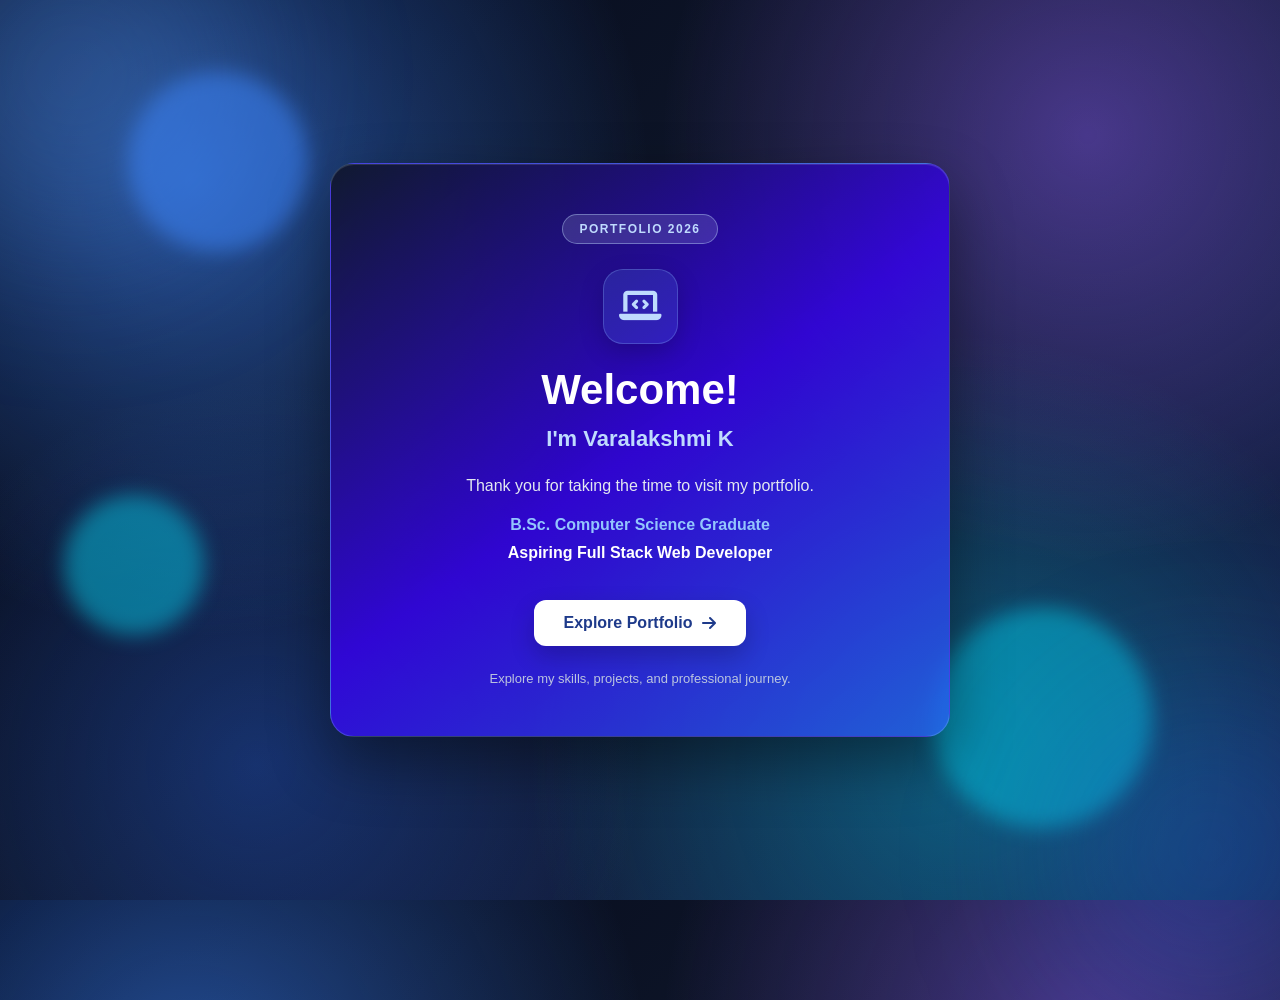
<file: index.html>
<!DOCTYPE html>
<html lang="en">

<head>
    <meta charset="UTF-8">
    <meta name="viewport" content="width=device-width, initial-scale=1.0">

    <title>Welcome | Varalakshmi Portfolio</title>

    <!-- Font Awesome -->
    <link rel="stylesheet"
        href="https://cdnjs.cloudflare.com/ajax/libs/font-awesome/6.5.1/css/all.min.css">

    <style>

        /* ==============================
           RESET
        ============================== */

        * {
            margin: 0;
            padding: 0;
            box-sizing: border-box;
            font-family: "Segoe UI", Arial, sans-serif;
        }


        /* ==============================
           BODY
        ============================== */

        body {
    min-height: 100vh;

    display: flex;
    justify-content: center;
    align-items: center;

    padding: 20px;

    background:
        radial-gradient(
            circle at 15% 20%,
            rgba(59, 130, 246, 0.55),
            transparent 35%
        ),
        radial-gradient(
            circle at 85% 15%,
            rgba(139, 92, 246, 0.45),
            transparent 32%
        ),
        radial-gradient(
            circle at 75% 85%,
            rgba(6, 182, 212, 0.40),
            transparent 35%
        ),
        radial-gradient(
            circle at 20% 85%,
            rgba(37, 99, 235, 0.35),
            transparent 30%
        ),
        linear-gradient(
            135deg,
            #020617,
            #0F172A 45%,
            #172554
        );

    position: relative;
    overflow: hidden;
}


        /* ==============================
           BACKGROUND GLOW
        ============================== */

        body::before {
            content: "";

            position: absolute;

            width: 350px;
            height: 350px;

            background: rgba(96, 165, 250, 0.25);

            border-radius: 50%;

            filter: blur(80px);

            top: -100px;
            left: -100px;
        }


        body::after {
            content: "";

            position: absolute;

            width: 300px;
            height: 300px;

            background: rgba(37, 99, 235, 0.25);

            border-radius: 50%;

            filter: blur(80px);

            bottom: -100px;
            right: -80px;
        }
        .gradient-shape {
    position: absolute;
    border-radius: 50%;
    filter: blur(10px);
    opacity: 0.55;
    animation: float 3s ease-in-out infinite;
}

.shape-one {
    width: 180px;
    height: 180px;
    background: #3B82F6;
    top: 8%;
    left: 10%;
}

.shape-two {
    width: 220px;
    height: 220px;
    background: #04b8d8;
    bottom: 8%;
    right: 10%;
    animation-delay: 3s;
}

.shape-three {
    width: 140px;
    height: 140px;
    background: #06B6D4;
    top: 55%;
    left: 5%;
    animation-delay: 2s;
}


@keyframes float {
    0%, 100% {
        transform: translate(0, 0);
    }

    50% {
        transform: translate(25px, -25px);
    }
}


        /* ==============================
           CARD
        ============================== */

        .card{
    width:100%;
    max-width:620px;

    padding:50px 45px;

    text-align:center;

    background:linear-gradient(
        145deg,
        rgba(15,23,42,0.92),
        rgba(52, 3, 230, 0.88),
        rgba(37,99,235,0.82)
    );

    border:1px solid rgba(147,197,253,0.25);

    border-radius:24px;

    box-shadow:
        0 25px 60px rgba(0,0,0,0.40),
        inset 0 1px 0 rgba(255,255,255,0.12);

    position:relative;
    z-index:2;

    animation:cardAppear 0.8s ease;
}

        /* ==============================
           CARD ANIMATION
        ============================== */

        @keyframes cardAppear {

            from {
                opacity: 0;
                transform: translateY(35px) scale(0.96);
            }

            to {
                opacity: 1;
                transform: translateY(0) scale(1);
            }
        }


        /* ==============================
           BADGE
        ============================== */

        .badge {

            display: inline-block;

            padding: 7px 16px;

            margin-bottom: 25px;

            border-radius: 30px;

            background: rgba(219, 234, 254, 0.15);

            border: 1px solid rgba(191, 219, 254, 0.4);

            color: #BFDBFE;

            font-size: 12px;

            font-weight: 700;

            letter-spacing: 1.5px;
        }


        /* ==============================
           ICON
        ============================== */

        .icon{
    width:75px;
    height:75px;

    margin:0 auto 22px;

    display:flex;
    justify-content:center;
    align-items:center;

    border-radius:20px;

    background:rgba(96,165,250,0.15);

    border:1px solid rgba(147,197,253,0.25);

    color:#BFDBFE;

    font-size:34px;

    box-shadow:
        0 8px 25px rgba(0,0,0,0.20);
}


        /* ==============================
           HEADINGS
        ============================== */

        h1 {

            color: #FFFFFF;

            font-size: 42px;

            font-weight: 700;

            margin-bottom: 12px;
        }


        h2 {

            color: #BFDBFE;

            font-size: 22px;

            font-weight: 600;

            margin-bottom: 20px;
        }


        /* ==============================
           DESCRIPTION
        ============================== */

        .intro {

            color: #E2E8F0;

            font-size: 16px;

            line-height: 1.8;

            max-width: 500px;

            margin: auto;
        }


        .intro strong {

            color: #FFFFFF;

            font-weight: 600;
        }


        /* ==============================
           DEVELOPER ROLE
        ============================== */

        .role {

            display: inline-block;

            margin-top: 10px;

            color: #93C5FD;

            font-weight: 600;
        }


        /* ==============================
           BUTTON AREA
        ============================== */

        .buttons {

            margin-top: 32px;
        }


        /* ==============================
           EXPLORE BUTTON
        ============================== */

        .explore-btn {

            display: inline-flex;

            align-items: center;

            justify-content: center;

            gap: 10px;

            padding: 14px 30px;

            border: none;

            border-radius: 12px;

            background: #FFFFFF;

            color: #1E3A8A;

            font-size: 16px;

            font-weight: 700;

            cursor: pointer;

            box-shadow:
                0 10px 25px rgba(0, 0, 0, 0.2);

            transition: all 0.3s ease;
        }


        .explore-btn:hover {

            transform: translateY(-3px);

            background: #EFF6FF;

            box-shadow:
                0 15px 30px rgba(0, 0, 0, 0.3);
        }


        .explore-btn i {

            transition: transform 0.3s ease;
        }


        .explore-btn:hover i {

            transform: translateX(5px);
        }


        /* ==============================
           SMALL FOOTER TEXT
        ============================== */

        .footer-text {

            margin-top: 25px;

            color: #CBD5E1;

            font-size: 13px;

            opacity: 0.9;
        }


       /* ==============================
   MOBILE RESPONSIVE
================================ */

@media (max-width: 600px) {

    body {
        min-height: 100vh;
        padding: 12px;
        overflow: hidden;
    }

    /* Background shapes smaller */
    .shape-one {
        width: 110px;
        height: 110px;
        top: 5%;
        left: -20px;
    }

    .shape-two {
        width: 130px;
        height: 130px;
        bottom: 5%;
        right: -25px;
    }

    .shape-three {
        width: 90px;
        height: 90px;
        left: -25px;
    }

    /* MOBILE CARD */
    .card {
        width: 100%;
        max-width: 360px;

        padding: 28px 20px;

        border-radius: 18px;
    }

    /* Badge */
    .badge {
        padding: 6px 13px;
        margin-bottom: 18px;
        font-size: 10px;
        letter-spacing: 1.2px;
    }

    /* Icon */
    .icon {
        width: 58px;
        height: 58px;

        margin: 0 auto 16px;

        border-radius: 15px;

        font-size: 25px;
    }

    /* Heading */
    h1 {
        font-size: 30px;
        margin-bottom: 8px;
    }

    h2 {
        font-size: 17px;
        margin-bottom: 14px;
    }

    /* Description */
    .intro {
        font-size: 13px;
        line-height: 1.6;
    }

    .role {
        margin-top: 7px;
        font-size: 13px;
    }

    /* Button */
    .buttons {
        margin-top: 22px;
    }

    .explore-btn {
        width: 100%;
        max-width: 250px;

        padding: 12px 18px;

        border-radius: 10px;

        font-size: 14px;
    }

    /* Footer */
    .footer-text {
        margin-top: 18px;
        font-size: 11px;
        line-height: 1.5;
    }
}


/* ==============================
   VERY SMALL MOBILE
================================ */

@media (max-width: 380px) {

    body {
        padding: 10px;
    }

    .card {
        max-width: 330px;
        padding: 24px 17px;
        border-radius: 16px;
    }

    .badge {
        font-size: 9px;
        margin-bottom: 15px;
    }

    .icon {
        width: 52px;
        height: 52px;
        font-size: 22px;
        margin-bottom: 13px;
    }

    h1 {
        font-size: 27px;
    }

    h2 {
        font-size: 16px;
    }

    .intro {
        font-size: 12px;
        line-height: 1.5;
    }

    .role {
        font-size: 12px;
    }

    .explore-btn {
        max-width: 230px;
        padding: 11px 15px;
        font-size: 13px;
    }

    .footer-text {
        font-size: 10px;
        margin-top: 15px;
    }
}

    </style>
</head>


<body>
    <div class="gradient-shape shape-one"></div>
<div class="gradient-shape shape-two"></div>
<div class="gradient-shape shape-three"></div>



    <!-- ==============================
         WELCOME CARD
    ============================== -->

    <div class="card">


        <!-- Portfolio Badge -->

        <div class="badge">
            PORTFOLIO 2026
        </div>


        <!-- Developer Icon -->

        <div class="icon">

            <i class="fas fa-laptop-code"></i>

        </div>


        <!-- Welcome Heading -->

        <h1>
            Welcome!
        </h1>


        <!-- Name -->

        <h2>
            I'm Varalakshmi K
        </h2>


        <!-- Introduction -->

        <p class="intro">

            Thank you for taking the time to visit my portfolio.

            <br>

            <span class="role">
                B.Sc. Computer Science Graduate
            </span>

            <br>

            <strong>
                Aspiring Full Stack Web Developer
            </strong>

        </p>


        <!-- Button -->

        <div class="buttons">

            <button
                class="explore-btn"
                onclick="openPortfolio()">

                Explore Portfolio

                <i class="fas fa-arrow-right"></i>

            </button>

        </div>


        <!-- Footer -->

        <p class="footer-text">

            Explore my skills, projects, and professional journey.

        </p>


    </div>


    <!-- ==============================
         JAVASCRIPT
    ============================== -->

    <script>

        function openPortfolio() {

            window.location.href = "portofolio.html";

        }

    </script>


</body>

</html>
</file>
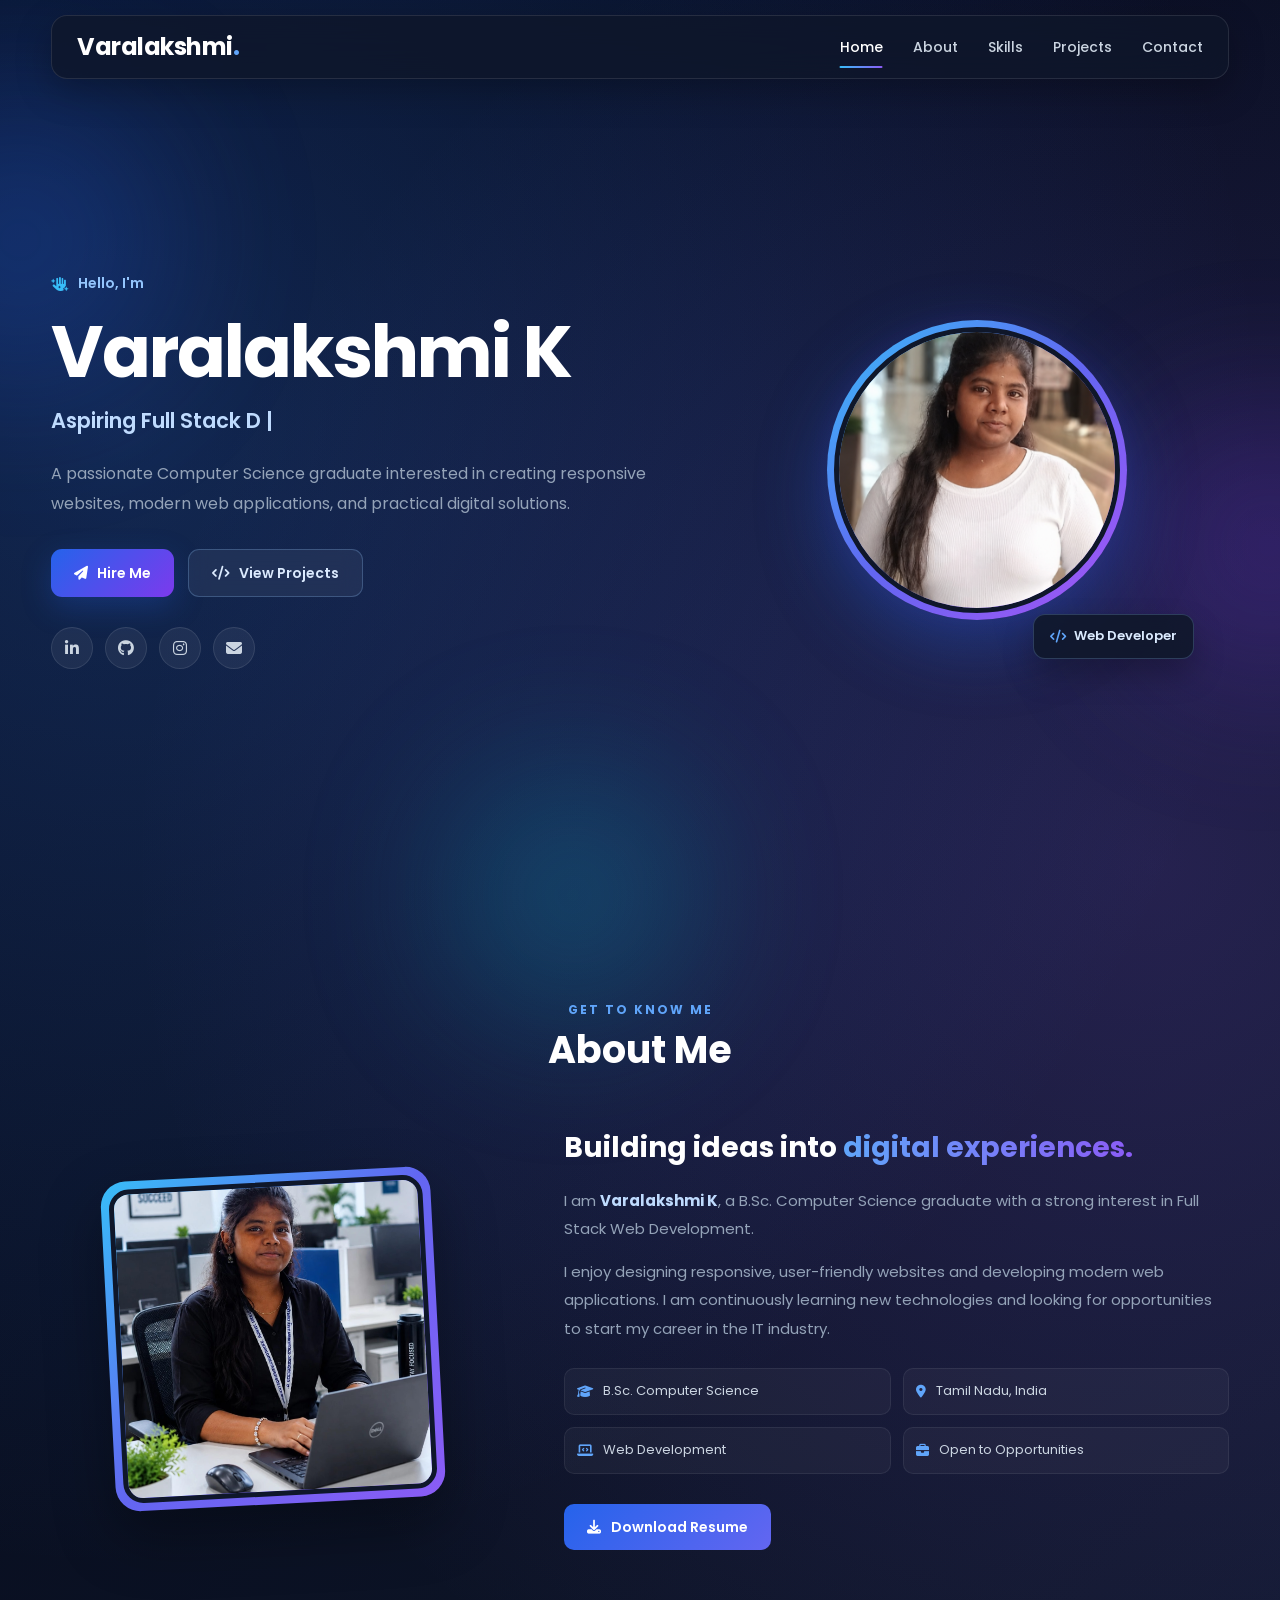
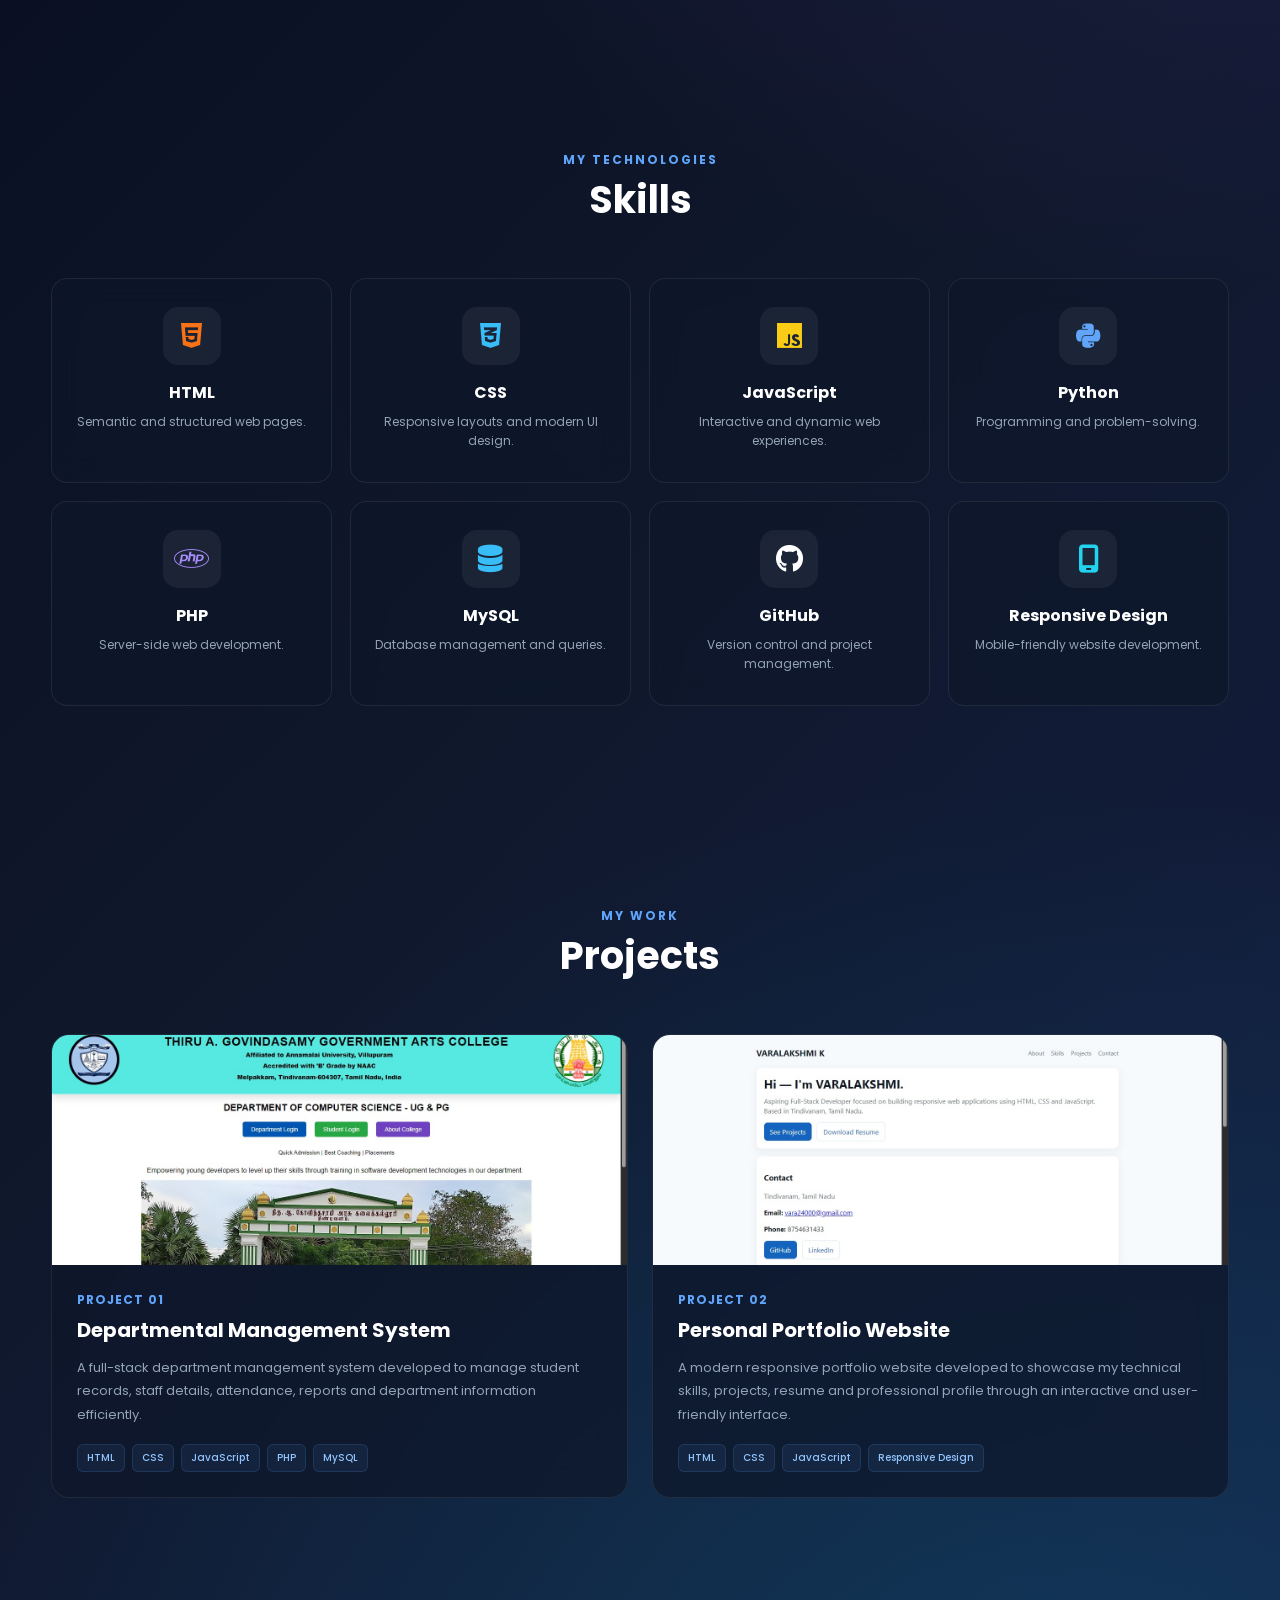
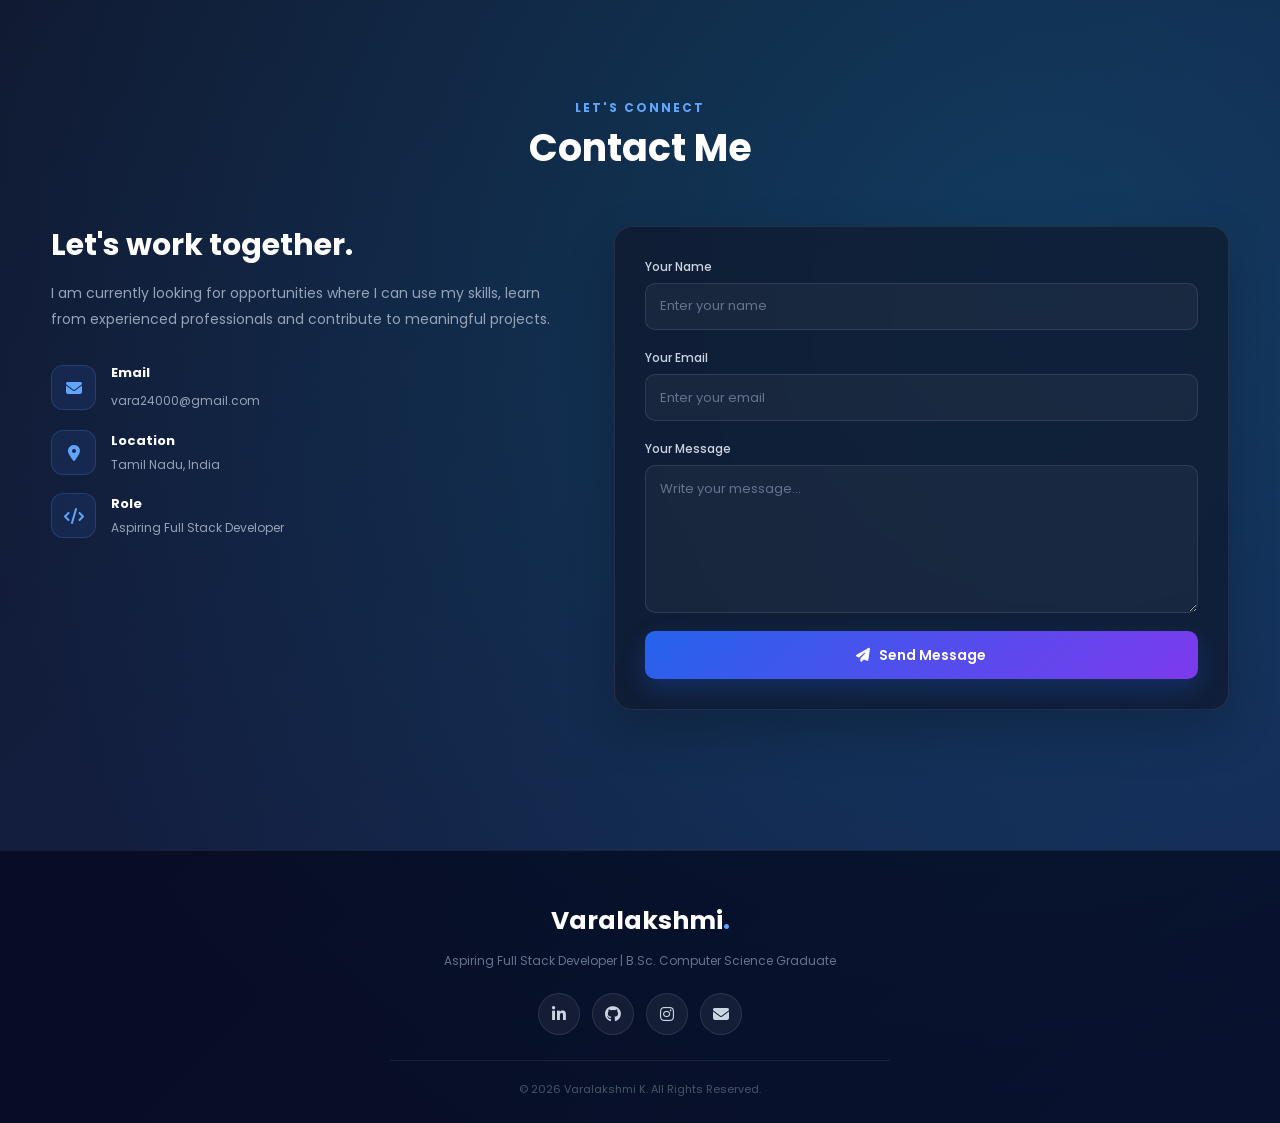
<file: portofolio.html>
<!DOCTYPE html>
<html lang="en">

<head>
    <meta charset="UTF-8">
    <meta name="viewport" content="width=device-width, initial-scale=1.0">

    <title>Varalakshmi K | Full Stack Developer</title>

    <meta name="description"
        content="Portfolio of Varalakshmi K, B.Sc. Computer Science Graduate and aspiring Full Stack Developer.">

    <!-- Google Font -->
    <link rel="preconnect" href="https://fonts.googleapis.com">
    <link rel="preconnect" href="https://fonts.gstatic.com" crossorigin>

    <link
        href="https://fonts.googleapis.com/css2?family=Poppins:wght@300;400;500;600;700&display=swap"
        rel="stylesheet">

    <!-- Font Awesome -->
    <link
        rel="stylesheet"
        href="https://cdnjs.cloudflare.com/ajax/libs/font-awesome/6.5.1/css/all.min.css">

    <!-- Main CSS -->
    <link rel="stylesheet" href="style.css">
</head>

<body>

    <!-- ================= BACKGROUND GRAPHICS ================= -->

    <div class="bg-shape shape-one" aria-hidden="true"></div>
    <div class="bg-shape shape-two" aria-hidden="true"></div>
    <div class="bg-shape shape-three" aria-hidden="true"></div>


    <!-- ================= NAVBAR ================= -->

    <header>
        <nav class="navbar" aria-label="Main Navigation">

            <a href="#home" class="logo" aria-label="Varalakshmi Home">
                Varalakshmi<span>.</span>
            </a>

            <button
                type="button"
                class="menu-toggle"
                aria-label="Open Menu"
                aria-expanded="false"
                aria-controls="navLinks">

                <i class="fas fa-bars" aria-hidden="true"></i>

            </button>

            <ul class="nav-links" id="navLinks">

                <li>
                    <a href="#home">Home</a>
                </li>

                <li>
                    <a href="#about">About</a>
                </li>

                <li>
                    <a href="#skills">Skills</a>
                </li>

                <li>
                    <a href="#projects">Projects</a>
                </li>

                <li>
                    <a href="#contact">Contact</a>
                </li>

            </ul>

        </nav>
    </header>


    <!-- ================= MAIN CONTENT ================= -->

    <main>

        <!-- ================= HERO ================= -->

        <section id="home" class="hero hidden">

            <div class="hero-content">

                <p class="hello-text">
                    <i class="fas fa-hand-sparkles" aria-hidden="true"></i>
                    Hello, I'm
                </p>

                <h1>
                    Varalakshmi K
                </h1>

                <h2>
                    <span id="typing"></span>
                    <span class="cursor" aria-hidden="true">|</span>
                </h2>

                <p class="hero-description">
                    A passionate Computer Science graduate interested in
                    creating responsive websites, modern web applications,
                    and practical digital solutions.
                </p>


                <!-- Hero Buttons -->

                <div class="hero-buttons">

                    <a href="#contact" class="primary-btn">
                        <i class="fas fa-paper-plane" aria-hidden="true"></i>
                        Hire Me
                    </a>

                    <a href="#projects" class="secondary-btn">
                        <i class="fas fa-code" aria-hidden="true"></i>
                        View Projects
                    </a>

                </div>


                <!-- Social Links -->

                <div class="hero-social">

                    <a
                        href="https://www.linkedin.com/in/vara24/"
                        target="_blank"
                        rel="noopener noreferrer"
                        aria-label="LinkedIn">

                        <i class="fab fa-linkedin-in" aria-hidden="true"></i>

                    </a>

                    <a
                        href="https://github.com/vara2006-dev"
                        target="_blank"
                        rel="noopener noreferrer"
                        aria-label="GitHub">

                        <i class="fab fa-github" aria-hidden="true"></i>

                    </a>

                    <a
                        href="https://www.instagram.com/_codes.creation_/"
                        target="_blank"
                        rel="noopener noreferrer"
                        aria-label="Instagram">

                        <i class="fab fa-instagram" aria-hidden="true"></i>

                    </a>

                    <a
                        href="mailto:vara24000@gmail.com"
                        aria-label="Send email">

                        <i class="fas fa-envelope" aria-hidden="true"></i>

                    </a>

                </div>

            </div>


            <!-- Hero Profile -->

            <div class="hero-profile">

                <div class="profile-glow" aria-hidden="true"></div>

                <div class="profile-circle">

                    <img
                        src="img/hp.png"
                        alt="Varalakshmi K profile photo"
                        loading="eager">

                </div>

                <div class="profile-badge">

                    <i class="fas fa-code" aria-hidden="true"></i>

                    <span>
                        Web Developer
                    </span>

                </div>

            </div>

        </section>


        <!-- ================= ABOUT ================= -->

        <section id="about" class="section hidden">

            <div class="section-heading">

                <p>
                    GET TO KNOW ME
                </p>

                <h2>
                    About Me
                </h2>

            </div>


            <div class="about-container">

                <!-- About Image -->

                <div class="about-image">

                    <div class="about-image-border">

                        <img
                            src="img/profile.jpg"
                            alt="Varalakshmi K"
                            loading="lazy">

                    </div>

                </div>


                <!-- About Content -->

                <div class="about-content">

                    <h3>
                        Building ideas into
                        <span>digital experiences.</span>
                    </h3>

                    <p>
                        I am <strong>Varalakshmi K</strong>, a B.Sc.
                        Computer Science graduate with a strong interest
                        in Full Stack Web Development.
                    </p>

                    <p>
                        I enjoy designing responsive, user-friendly
                        websites and developing modern web applications.
                        I am continuously learning new technologies and
                        looking for opportunities to start my career in
                        the IT industry.
                    </p>


                    <!-- About Details -->

                    <div class="about-details">

                        <div>
                            <i class="fas fa-graduation-cap" aria-hidden="true"></i>

                            <span>
                                B.Sc. Computer Science
                            </span>
                        </div>

                        <div>
                            <i class="fas fa-location-dot" aria-hidden="true"></i>

                            <span>
                                Tamil Nadu, India
                            </span>
                        </div>

                        <div>
                            <i class="fas fa-laptop-code" aria-hidden="true"></i>

                            <span>
                                Web Development
                            </span>
                        </div>

                        <div>
                            <i class="fas fa-briefcase" aria-hidden="true"></i>

                            <span>
                                Open to Opportunities
                            </span>
                        </div>

                    </div>


                    <!-- Resume -->

                    <a
                        href="/Resume.pdf"
                        download
                        class="resume-btn">

                        <i class="fas fa-download" aria-hidden="true"></i>

                        Download Resume

                    </a>

                </div>

            </div>

        </section>


        <!-- ================= SKILLS ================= -->

        <section id="skills" class="section hidden">

            <div class="section-heading">

                <p>
                    MY TECHNOLOGIES
                </p>

                <h2>
                    Skills
                </h2>

            </div>


            <div class="skills-container">

                <!-- HTML -->

                <div class="skill-card">

                    <div class="skill-icon html">
                        <i class="fab fa-html5" aria-hidden="true"></i>
                    </div>

                    <h3>HTML</h3>

                    <p>
                        Semantic and structured web pages.
                    </p>

                </div>


                <!-- CSS -->

                <div class="skill-card">

                    <div class="skill-icon css">
                        <i class="fab fa-css3-alt" aria-hidden="true"></i>
                    </div>

                    <h3>CSS</h3>

                    <p>
                        Responsive layouts and modern UI design.
                    </p>

                </div>


                <!-- JavaScript -->

                <div class="skill-card">

                    <div class="skill-icon javascript">
                        <i class="fab fa-js" aria-hidden="true"></i>
                    </div>

                    <h3>JavaScript</h3>

                    <p>
                        Interactive and dynamic web experiences.
                    </p>

                </div>


                <!-- Python -->

                <div class="skill-card">

                    <div class="skill-icon python">
                        <i class="fab fa-python" aria-hidden="true"></i>
                    </div>

                    <h3>Python</h3>

                    <p>
                        Programming and problem-solving.
                    </p>

                </div>


                <!-- PHP -->

                <div class="skill-card">

                    <div class="skill-icon php">
                        <i class="fab fa-php" aria-hidden="true"></i>
                    </div>

                    <h3>PHP</h3>

                    <p>
                        Server-side web development.
                    </p>

                </div>


                <!-- MySQL -->

                <div class="skill-card">

                    <div class="skill-icon mysql">
                        <i class="fas fa-database" aria-hidden="true"></i>
                    </div>

                    <h3>MySQL</h3>

                    <p>
                        Database management and queries.
                    </p>

                </div>


                <!-- GitHub -->

                <div class="skill-card">

                    <div class="skill-icon github">
                        <i class="fab fa-github" aria-hidden="true"></i>
                    </div>

                    <h3>GitHub</h3>

                    <p>
                        Version control and project management.
                    </p>

                </div>


                <!-- Responsive Design -->

                <div class="skill-card">

                    <div class="skill-icon responsive">
                        <i class="fas fa-mobile-screen" aria-hidden="true"></i>
                    </div>

                    <h3>Responsive Design</h3>

                    <p>
                        Mobile-friendly website development.
                    </p>

                </div>

            </div>

        </section>


        <!-- ================= PROJECTS ================= -->

        <section id="projects" class="section hidden">

            <div class="section-heading">

                <p>
                    MY WORK
                </p>

                <h2>
                    Projects
                </h2>

            </div>


            <div class="projects-container">

                <!-- ================= PROJECT 01 ================= -->

                <article class="project-card">

                    <div class="project-image">

                        <img
                            src="img/project1.png"
                            alt="Departmental Management System"
                            loading="lazy">

                        <div
                            class="project-overlay"
                            aria-hidden="true">

                            <i class="fas fa-building"></i>

                        </div>

                    </div>


                    <div class="project-content">

                        <span class="project-number">
                            PROJECT 01
                        </span>

                        <h3>
                            Departmental Management System
                        </h3>

                        <p>
                            A full-stack department management system
                            developed to manage student records,
                            staff details, attendance, reports and
                            department information efficiently.
                        </p>


                        <div class="project-tags">

                            <span>HTML</span>
                            <span>CSS</span>
                            <span>JavaScript</span>
                            <span>PHP</span>
                            <span>MySQL</span>

                        </div>

                    </div>

                </article>


                <!-- ================= PROJECT 02 ================= -->

                <article class="project-card">

                    <div class="project-image">

                        <img
                            src="img/PROJECT3.png"
                            alt="Personal Portfolio Website"
                            loading="lazy">

                        <div
                            class="project-overlay"
                            aria-hidden="true">

                            <i class="fas fa-laptop-code"></i>

                        </div>

                    </div>


                    <div class="project-content">

                        <span class="project-number">
                            PROJECT 02
                        </span>

                        <h3>
                            Personal Portfolio Website
                        </h3>

                        <p>
                            A modern responsive portfolio website
                            developed to showcase my technical skills,
                            projects, resume and professional profile
                            through an interactive and user-friendly
                            interface.
                        </p>


                        <div class="project-tags">

                            <span>HTML</span>
                            <span>CSS</span>
                            <span>JavaScript</span>
                            <span>Responsive Design</span>

                        </div>

                    </div>

                </article>

            </div>

        </section>


        <!-- ================= CONTACT ================= -->

        <section id="contact" class="section hidden">

            <div class="section-heading">

                <p>
                    LET'S CONNECT
                </p>

                <h2>
                    Contact Me
                </h2>

            </div>


            <div class="contact-container">

                <!-- Contact Information -->

                <div class="contact-info">

                    <h3>
                        Let's work together.
                    </h3>

                    <p>
                        I am currently looking for opportunities
                        where I can use my skills, learn from
                        experienced professionals and contribute
                        to meaningful projects.
                    </p>


                    <div class="contact-details">

                        <!-- Email -->

                        <div class="contact-item">

                            <div class="contact-icon">

                                <i
                                    class="fas fa-envelope"
                                    aria-hidden="true">
                                </i>

                            </div>

                            <div>

                                <h4>
                                    Email
                                </h4>

                                <a href="mailto:vara24000@gmail.com">
                                    vara24000@gmail.com
                                </a>

                            </div>

                        </div>


                        <!-- Location -->

                        <div class="contact-item">

                            <div class="contact-icon">

                                <i
                                    class="fas fa-location-dot"
                                    aria-hidden="true">
                                </i>

                            </div>

                            <div>

                                <h4>
                                    Location
                                </h4>

                                <p>
                                    Tamil Nadu, India
                                </p>

                            </div>

                        </div>


                        <!-- Role -->

                        <div class="contact-item">

                            <div class="contact-icon">

                                <i
                                    class="fas fa-code"
                                    aria-hidden="true">
                                </i>

                            </div>

                            <div>

                                <h4>
                                    Role
                                </h4>

                                <p>
                                    Aspiring Full Stack Developer
                                </p>

                            </div>

                        </div>

                    </div>

                </div>


               <!-- Contact Form -->

<form
    class="contact-form"
    id="contactForm"
    action="contact.php"
    method="POST">

    <div class="input-group">

        <label for="name">
            Your Name
        </label>

        <input
            type="text"
            id="name"
            name="name"
            placeholder="Enter your name"
            autocomplete="name"
            required>

    </div>


    <div class="input-group">

        <label for="email">
            Your Email
        </label>

        <input
            type="email"
            id="email"
            name="email"
            placeholder="Enter your email"
            autocomplete="email"
            required>

    </div>


    <div class="input-group">

        <label for="message">
            Your Message
        </label>

        <textarea
            id="message"
            name="message"
            placeholder="Write your message..."
            rows="6"
            required></textarea>

    </div>


    <button
        type="submit"
        class="send-btn"
        id="sendMessageBtn">

        <i
            class="fas fa-paper-plane"
            aria-hidden="true">
        </i>

        Send Message

    </button>


    <div
        class="form-status"
        id="formStatus"
        role="status"
        aria-live="polite">
    </div>

</form>

        </section>

    </main>


    <!-- ================= FOOTER ================= -->

    <footer>

        <div class="footer-content">

            <h3 class="footer-logo">
                Varalakshmi<span>.</span>
            </h3>

            <p>
                Aspiring Full Stack Developer |
                B.Sc. Computer Science Graduate
            </p>


            <div class="social-links">

                <!-- LinkedIn -->

                <a
                    href="https://www.linkedin.com/in/vara24/"
                    target="_blank"
                    rel="noopener noreferrer"
                    aria-label="LinkedIn">

                    <i
                        class="fab fa-linkedin-in"
                        aria-hidden="true">
                    </i>

                </a>


                <!-- GitHub -->

                <a
                    href="https://github.com/vara2006-dev"
                    target="_blank"
                    rel="noopener noreferrer"
                    aria-label="GitHub">

                    <i
                        class="fab fa-github"
                        aria-hidden="true">
                    </i>

                </a>


                <!-- Instagram -->

                <a
                    href="https://www.instagram.com/_codes.creation_/"
                    target="_blank"
                    rel="noopener noreferrer"
                    aria-label="Instagram">

                    <i
                        class="fab fa-instagram"
                        aria-hidden="true">
                    </i>

                </a>


                <!-- Email -->

                <a
                    href="mailto:vara24000@gmail.com"
                    aria-label="Send email">

                    <i
                        class="fas fa-envelope"
                        aria-hidden="true">
                    </i>

                </a>

            </div>


            <div class="footer-line"></div>


            <p class="copyright">
                © 2026 Varalakshmi K. All Rights Reserved.
            </p>

        </div>

    </footer>


    <!-- JavaScript -->
    <script src="script.js"></script>

</body>

</html>
</file>
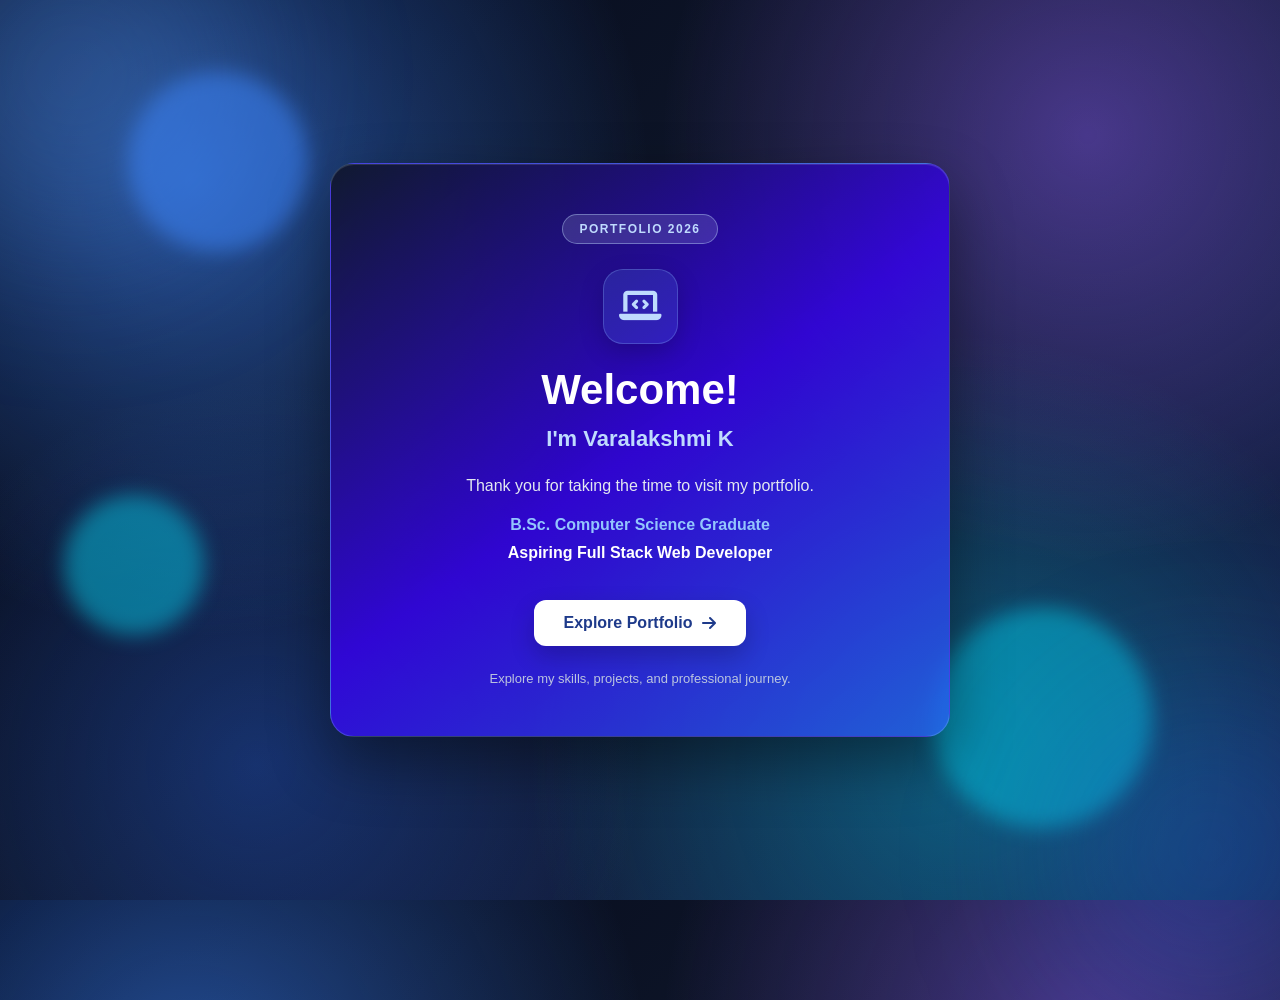
<file: welcome.html>
<!DOCTYPE html>
<html lang="en">

<head>
    <meta charset="UTF-8">
    <meta name="viewport" content="width=device-width, initial-scale=1.0">

    <title>Welcome | Varalakshmi Portfolio</title>

    <!-- Font Awesome -->
    <link rel="stylesheet"
        href="https://cdnjs.cloudflare.com/ajax/libs/font-awesome/6.5.1/css/all.min.css">

    <style>

        /* ==============================
           RESET
        ============================== */

        * {
            margin: 0;
            padding: 0;
            box-sizing: border-box;
            font-family: "Segoe UI", Arial, sans-serif;
        }


        /* ==============================
           BODY
        ============================== */

        body {
    min-height: 100vh;

    display: flex;
    justify-content: center;
    align-items: center;

    padding: 20px;

    background:
        radial-gradient(
            circle at 15% 20%,
            rgba(59, 130, 246, 0.55),
            transparent 35%
        ),
        radial-gradient(
            circle at 85% 15%,
            rgba(139, 92, 246, 0.45),
            transparent 32%
        ),
        radial-gradient(
            circle at 75% 85%,
            rgba(6, 182, 212, 0.40),
            transparent 35%
        ),
        radial-gradient(
            circle at 20% 85%,
            rgba(37, 99, 235, 0.35),
            transparent 30%
        ),
        linear-gradient(
            135deg,
            #020617,
            #0F172A 45%,
            #172554
        );

    position: relative;
    overflow: hidden;
}


        /* ==============================
           BACKGROUND GLOW
        ============================== */

        body::before {
            content: "";

            position: absolute;

            width: 350px;
            height: 350px;

            background: rgba(96, 165, 250, 0.25);

            border-radius: 50%;

            filter: blur(80px);

            top: -100px;
            left: -100px;
        }


        body::after {
            content: "";

            position: absolute;

            width: 300px;
            height: 300px;

            background: rgba(37, 99, 235, 0.25);

            border-radius: 50%;

            filter: blur(80px);

            bottom: -100px;
            right: -80px;
        }
        .gradient-shape {
    position: absolute;
    border-radius: 50%;
    filter: blur(10px);
    opacity: 0.55;
    animation: float 3s ease-in-out infinite;
}

.shape-one {
    width: 180px;
    height: 180px;
    background: #3B82F6;
    top: 8%;
    left: 10%;
}

.shape-two {
    width: 220px;
    height: 220px;
    background: #04b8d8;
    bottom: 8%;
    right: 10%;
    animation-delay: 3s;
}

.shape-three {
    width: 140px;
    height: 140px;
    background: #06B6D4;
    top: 55%;
    left: 5%;
    animation-delay: 2s;
}


@keyframes float {
    0%, 100% {
        transform: translate(0, 0);
    }

    50% {
        transform: translate(25px, -25px);
    }
}


        /* ==============================
           CARD
        ============================== */

        .card{
    width:100%;
    max-width:620px;

    padding:50px 45px;

    text-align:center;

    background:linear-gradient(
        145deg,
        rgba(15,23,42,0.92),
        rgba(52, 3, 230, 0.88),
        rgba(37,99,235,0.82)
    );

    border:1px solid rgba(147,197,253,0.25);

    border-radius:24px;

    box-shadow:
        0 25px 60px rgba(0,0,0,0.40),
        inset 0 1px 0 rgba(255,255,255,0.12);

    position:relative;
    z-index:2;

    animation:cardAppear 0.8s ease;
}

        /* ==============================
           CARD ANIMATION
        ============================== */

        @keyframes cardAppear {

            from {
                opacity: 0;
                transform: translateY(35px) scale(0.96);
            }

            to {
                opacity: 1;
                transform: translateY(0) scale(1);
            }
        }


        /* ==============================
           BADGE
        ============================== */

        .badge {

            display: inline-block;

            padding: 7px 16px;

            margin-bottom: 25px;

            border-radius: 30px;

            background: rgba(219, 234, 254, 0.15);

            border: 1px solid rgba(191, 219, 254, 0.4);

            color: #BFDBFE;

            font-size: 12px;

            font-weight: 700;

            letter-spacing: 1.5px;
        }


        /* ==============================
           ICON
        ============================== */

        .icon{
    width:75px;
    height:75px;

    margin:0 auto 22px;

    display:flex;
    justify-content:center;
    align-items:center;

    border-radius:20px;

    background:rgba(96,165,250,0.15);

    border:1px solid rgba(147,197,253,0.25);

    color:#BFDBFE;

    font-size:34px;

    box-shadow:
        0 8px 25px rgba(0,0,0,0.20);
}


        /* ==============================
           HEADINGS
        ============================== */

        h1 {

            color: #FFFFFF;

            font-size: 42px;

            font-weight: 700;

            margin-bottom: 12px;
        }


        h2 {

            color: #BFDBFE;

            font-size: 22px;

            font-weight: 600;

            margin-bottom: 20px;
        }


        /* ==============================
           DESCRIPTION
        ============================== */

        .intro {

            color: #E2E8F0;

            font-size: 16px;

            line-height: 1.8;

            max-width: 500px;

            margin: auto;
        }


        .intro strong {

            color: #FFFFFF;

            font-weight: 600;
        }


        /* ==============================
           DEVELOPER ROLE
        ============================== */

        .role {

            display: inline-block;

            margin-top: 10px;

            color: #93C5FD;

            font-weight: 600;
        }


        /* ==============================
           BUTTON AREA
        ============================== */

        .buttons {

            margin-top: 32px;
        }


        /* ==============================
           EXPLORE BUTTON
        ============================== */

        .explore-btn {

            display: inline-flex;

            align-items: center;

            justify-content: center;

            gap: 10px;

            padding: 14px 30px;

            border: none;

            border-radius: 12px;

            background: #FFFFFF;

            color: #1E3A8A;

            font-size: 16px;

            font-weight: 700;

            cursor: pointer;

            box-shadow:
                0 10px 25px rgba(0, 0, 0, 0.2);

            transition: all 0.3s ease;
        }


        .explore-btn:hover {

            transform: translateY(-3px);

            background: #EFF6FF;

            box-shadow:
                0 15px 30px rgba(0, 0, 0, 0.3);
        }


        .explore-btn i {

            transition: transform 0.3s ease;
        }


        .explore-btn:hover i {

            transform: translateX(5px);
        }


        /* ==============================
           SMALL FOOTER TEXT
        ============================== */

        .footer-text {

            margin-top: 25px;

            color: #CBD5E1;

            font-size: 13px;

            opacity: 0.9;
        }


       /* ==============================
   MOBILE RESPONSIVE
================================ */

@media (max-width: 600px) {

    body {
        min-height: 100vh;
        padding: 12px;
        overflow: hidden;
    }

    /* Background shapes smaller */
    .shape-one {
        width: 110px;
        height: 110px;
        top: 5%;
        left: -20px;
    }

    .shape-two {
        width: 130px;
        height: 130px;
        bottom: 5%;
        right: -25px;
    }

    .shape-three {
        width: 90px;
        height: 90px;
        left: -25px;
    }

    /* MOBILE CARD */
    .card {
        width: 100%;
        max-width: 360px;

        padding: 28px 20px;

        border-radius: 18px;
    }

    /* Badge */
    .badge {
        padding: 6px 13px;
        margin-bottom: 18px;
        font-size: 10px;
        letter-spacing: 1.2px;
    }

    /* Icon */
    .icon {
        width: 58px;
        height: 58px;

        margin: 0 auto 16px;

        border-radius: 15px;

        font-size: 25px;
    }

    /* Heading */
    h1 {
        font-size: 30px;
        margin-bottom: 8px;
    }

    h2 {
        font-size: 17px;
        margin-bottom: 14px;
    }

    /* Description */
    .intro {
        font-size: 13px;
        line-height: 1.6;
    }

    .role {
        margin-top: 7px;
        font-size: 13px;
    }

    /* Button */
    .buttons {
        margin-top: 22px;
    }

    .explore-btn {
        width: 100%;
        max-width: 250px;

        padding: 12px 18px;

        border-radius: 10px;

        font-size: 14px;
    }

    /* Footer */
    .footer-text {
        margin-top: 18px;
        font-size: 11px;
        line-height: 1.5;
    }
}


/* ==============================
   VERY SMALL MOBILE
================================ */

@media (max-width: 380px) {

    body {
        padding: 10px;
    }

    .card {
        max-width: 330px;
        padding: 24px 17px;
        border-radius: 16px;
    }

    .badge {
        font-size: 9px;
        margin-bottom: 15px;
    }

    .icon {
        width: 52px;
        height: 52px;
        font-size: 22px;
        margin-bottom: 13px;
    }

    h1 {
        font-size: 27px;
    }

    h2 {
        font-size: 16px;
    }

    .intro {
        font-size: 12px;
        line-height: 1.5;
    }

    .role {
        font-size: 12px;
    }

    .explore-btn {
        max-width: 230px;
        padding: 11px 15px;
        font-size: 13px;
    }

    .footer-text {
        font-size: 10px;
        margin-top: 15px;
    }
}

    </style>
</head>


<body>
    <div class="gradient-shape shape-one"></div>
<div class="gradient-shape shape-two"></div>
<div class="gradient-shape shape-three"></div>



    <!-- ==============================
         WELCOME CARD
    ============================== -->

    <div class="card">


        <!-- Portfolio Badge -->

        <div class="badge">
            PORTFOLIO 2026
        </div>


        <!-- Developer Icon -->

        <div class="icon">

            <i class="fas fa-laptop-code"></i>

        </div>


        <!-- Welcome Heading -->

        <h1>
            Welcome!
        </h1>


        <!-- Name -->

        <h2>
            I'm Varalakshmi K
        </h2>


        <!-- Introduction -->

        <p class="intro">

            Thank you for taking the time to visit my portfolio.

            <br>

            <span class="role">
                B.Sc. Computer Science Graduate
            </span>

            <br>

            <strong>
                Aspiring Full Stack Web Developer
            </strong>

        </p>


        <!-- Button -->

        <div class="buttons">

            <button
                class="explore-btn"
                onclick="openPortfolio()">

                Explore Portfolio

                <i class="fas fa-arrow-right"></i>

            </button>

        </div>


        <!-- Footer -->

        <p class="footer-text">

            Explore my skills, projects, and professional journey.

        </p>


    </div>


    <!-- ==============================
         JAVASCRIPT
    ============================== -->

    <script>

        function openPortfolio() {

            window.location.href = "index.html";

        }

    </script>


</body>

</html>
</file>
<file: style.css>
/* =========================================================
   VARALAKSHMI K — PORTFOLIO
   CLEAN / ALIGNED / RESPONSIVE VERSION
========================================================= */

/* ================= RESET ================= */

* {
    margin: 0;
    padding: 0;
    box-sizing: border-box;
}

html {
    scroll-behavior: smooth;
}

body {
    font-family: "Poppins", "Segoe UI", Arial, sans-serif;
    background:
        radial-gradient(circle at 10% 10%,
            rgba(59, 130, 246, 0.25),
            transparent 28%),
        radial-gradient(circle at 90% 20%,
            rgba(139, 92, 246, 0.20),
            transparent 28%),
        radial-gradient(circle at 80% 80%,
            rgba(6, 182, 212, 0.18),
            transparent 30%),
        linear-gradient(
            135deg,
            #020617 0%,
            #0f172a 48%,
            #172554 100%
        );

    color: #e2e8f0;
    min-height: 100vh;
    overflow-x: hidden;
    line-height: 1.6;
}

a {
    color: inherit;
    text-decoration: none;
}

button,
input,
textarea {
    font-family: inherit;
}

button,
a {
    -webkit-tap-highlight-color: transparent;
}

img {
    display: block;
    max-width: 100%;
}

section {
    scroll-margin-top: 100px;
}


/* =========================================================
   BACKGROUND SHAPES
========================================================= */

.bg-shape {
    position: fixed;
    border-radius: 50%;
    filter: blur(80px);
    opacity: 0.25;
    pointer-events: none;
    z-index: -1;
    animation: backgroundFloat 10s ease-in-out infinite;
}

.shape-one {
    width: 300px;
    height: 300px;
    background: #2563eb;
    top: 10%;
    left: -130px;
}

.shape-two {
    width: 280px;
    height: 280px;
    background: #7c3aed;
    top: 45%;
    right: -130px;
    animation-delay: 2s;
}

.shape-three {
    width: 250px;
    height: 250px;
    background: #06b6d4;
    bottom: -120px;
    left: 35%;
    animation-delay: 4s;
}

@keyframes backgroundFloat {
    0%,
    100% {
        transform: translate(0, 0);
    }

    50% {
        transform: translate(25px, -30px);
    }
}


/* =========================================================
   NAVBAR
========================================================= */

header {
    position: fixed;
    top: 0;
    left: 0;
    width: 100%;
    z-index: 1000;
}

.navbar {
    width: min(92%, 1200px);
    min-height: 64px;
    margin: 15px auto;

    padding: 0 25px;

    display: flex;
    align-items: center;
    justify-content: space-between;

    background: rgba(15, 23, 42, 0.78);
    border: 1px solid rgba(255, 255, 255, 0.10);
    border-radius: 16px;

    backdrop-filter: blur(18px);
    -webkit-backdrop-filter: blur(18px);

    box-shadow: 0 12px 35px rgba(0, 0, 0, 0.25);
}

.logo {
    flex-shrink: 0;
    color: #fff;
    font-size: 24px;
    font-weight: 700;
    letter-spacing: -0.5px;
}

.logo span {
    color: #60a5fa;
}

.nav-links {
    display: flex;
    align-items: center;
    gap: 30px;
    list-style: none;
}

.nav-links a {
    position: relative;
    display: inline-block;

    color: #cbd5e1;
    font-size: 14px;
    font-weight: 500;

    padding: 5px 0;

    transition: color 0.3s ease;
}

.nav-links a::after {
    content: "";
    position: absolute;

    width: 0;
    height: 2px;

    left: 50%;
    bottom: -5px;

    transform: translateX(-50%);

    border-radius: 5px;

    background: linear-gradient(
        90deg,
        #38bdf8,
        #8b5cf6
    );

    transition: width 0.3s ease;
}

.nav-links a:hover,
.nav-links a.active {
    color: #fff;
}

.nav-links a:hover::after,
.nav-links a.active::after {
    width: 100%;
}

.menu-toggle {
    display: none;

    width: 42px;
    height: 42px;

    border: 0;
    border-radius: 10px;

    background: rgba(255, 255, 255, 0.06);
    color: #fff;

    font-size: 20px;
    cursor: pointer;
}


/* =========================================================
   COMMON CONTAINER
========================================================= */

.hero,
.section {
    width: min(92%, 1200px);
    margin-left: auto;
    margin-right: auto;
}


/* =========================================================
   HERO
========================================================= */

.hero {
    min-height: 100vh;

    padding-top: 120px;
    padding-bottom: 80px;

    display: grid;

    grid-template-columns:
        minmax(0, 1.1fr)
        minmax(360px, 0.9fr);

    gap: 60px;

    align-items: center;
}

.hero-content {
    min-width: 0;
}

.hello-text {
    display: inline-flex;
    align-items: center;
    gap: 9px;

    margin-bottom: 18px;

    color: #93c5fd;

    font-size: 14px;
    font-weight: 600;
}

.hello-text i {
    color: #38bdf8;
}

.hero h1 {
    margin-bottom: 14px;

    color: #fff;

    font-size: clamp(42px, 6vw, 72px);
    line-height: 1.08;

    font-weight: 700;
    letter-spacing: -2px;
}

.hero h2 {
    min-height: 34px;

    margin-bottom: 20px;

    color: #bfdbfe;

    font-size: 21px;
    line-height: 1.5;
    font-weight: 600;
}

.hero-description {
    max-width: 600px;

    margin-bottom: 30px;

    color: #94a3b8;

    font-size: 16px;
    line-height: 1.9;
}


/* =========================================================
   HERO BUTTONS
========================================================= */

.hero-buttons {
    display: flex;
    align-items: center;
    flex-wrap: wrap;
    gap: 14px;

    margin-bottom: 30px;
}

.primary-btn,
.secondary-btn {
    min-height: 48px;

    display: inline-flex;
    align-items: center;
    justify-content: center;
    gap: 9px;

    padding: 0 23px;

    border-radius: 11px;

    font-size: 14px;
    font-weight: 600;

    transition:
        transform 0.3s ease,
        box-shadow 0.3s ease,
        background 0.3s ease;
}

.primary-btn {
    background: linear-gradient(
        135deg,
        #2563eb,
        #7c3aed
    );

    color: #fff;

    box-shadow:
        0 10px 30px rgba(37, 99, 235, 0.25);
}

.primary-btn:hover {
    transform: translateY(-3px);

    box-shadow:
        0 15px 35px rgba(37, 99, 235, 0.4);
}

.secondary-btn {
    background: rgba(255, 255, 255, 0.06);

    border: 1px solid rgba(
        147,
        197,
        253,
        0.25
    );

    color: #dbeafe;

    backdrop-filter: blur(10px);
}

.secondary-btn:hover {
    transform: translateY(-3px);
    background: rgba(96, 165, 250, 0.12);
}


/* =========================================================
   SOCIAL
========================================================= */

.hero-social,
.social-links {
    display: flex;
    align-items: center;
    gap: 12px;
}

.hero-social a,
.social-links a {
    width: 42px;
    height: 42px;

    display: flex;
    align-items: center;
    justify-content: center;

    border-radius: 50%;

    background: rgba(255, 255, 255, 0.06);

    border: 1px solid rgba(
        255,
        255,
        255,
        0.10
    );

    color: #cbd5e1;

    transition:
        transform 0.3s ease,
        color 0.3s ease,
        background 0.3s ease;
}

.hero-social a:hover,
.social-links a:hover {
    transform: translateY(-4px);

    color: #fff;

    background: rgba(
        59,
        130,
        246,
        0.22
    );
}


/* =========================================================
   HERO PROFILE
========================================================= */

.hero-profile {
    position: relative;

    width: 100%;
    min-height: 450px;

    display: flex;
    align-items: center;
    justify-content: center;
}

.profile-glow {
    position: absolute;

    width: 340px;
    height: 340px;

    border-radius: 50%;

    background: radial-gradient(
        circle,
        rgba(59, 130, 246, 0.45),
        rgba(124, 58, 237, 0.18),
        transparent 70%
    );

    filter: blur(10px);

    animation: profileGlow 5s ease-in-out infinite;
}

@keyframes profileGlow {
    0%,
    100% {
        transform: scale(1);
    }

    50% {
        transform: scale(1.08);
    }
}

.profile-circle {
    position: relative;
    z-index: 2;

    width: 300px;
    height: 300px;

    padding: 7px;

    flex-shrink: 0;

    border-radius: 50%;

    background: linear-gradient(
        135deg,
        #38bdf8,
        #6366f1,
        #a855f7
    );

    box-shadow:
        0 25px 70px rgba(
            37,
            99,
            235,
            0.35
        );
}

.profile-circle img {
    width: 100%;
    height: 100%;

    object-fit: cover;

    border-radius: 50%;

    border: 5px solid #0f172a;
}

.profile-badge {
    position: absolute;

    z-index: 4;

    right: 7%;
    bottom: 8%;

    display: inline-flex;
    align-items: center;
    gap: 8px;

    padding: 11px 16px;

    border-radius: 12px;

    background: rgba(
        15,
        23,
        42,
        0.88
    );

    border: 1px solid rgba(
        147,
        197,
        253,
        0.22
    );

    backdrop-filter: blur(15px);

    color: #dbeafe;

    font-size: 13px;
    font-weight: 600;

    box-shadow:
        0 15px 30px rgba(
            0,
            0,
            0,
            0.25
        );
}

.profile-badge i {
    color: #60a5fa;
}


/* =========================================================
   SECTION
========================================================= */

.section {
    padding-top: 100px;
    padding-bottom: 100px;
}

.section-heading {
    width: 100%;

    margin-bottom: 55px;

    text-align: center;
}

.section-heading p {
    margin-bottom: 8px;

    color: #60a5fa;

    font-size: 12px;
    font-weight: 700;

    letter-spacing: 2px;
}

.section-heading h2 {
    color: #fff;

    font-size: 38px;
    line-height: 1.2;

    font-weight: 700;
}


/* =========================================================
   ABOUT
========================================================= */

.about-container {
    width: 100%;

    display: grid;

    grid-template-columns:
        minmax(300px, 0.8fr)
        minmax(0, 1.2fr);

    gap: 70px;

    align-items: center;
}

.about-image {
    width: 100%;

    display: flex;
    align-items: center;
    justify-content: center;
}

.about-image-border {
    width: min(330px, 100%);

    padding: 8px;

    border-radius: 25px;

    background: linear-gradient(
        135deg,
        #38bdf8,
        #6366f1,
        #8b5cf6
    );

    transform: rotate(-3deg);

    box-shadow:
        0 25px 60px rgba(
            0,
            0,
            0,
            0.35
        );

    transition:
        transform 0.4s ease;
}

.about-image-border:hover {
    transform:
        rotate(0deg)
        translateY(-5px);
}

.about-image-border img {
    width: 100%;
    aspect-ratio: 1 / 1;

    object-fit: cover;

    border-radius: 20px;

    border: 5px solid #0f172a;
}

.about-content {
    min-width: 0;
}

.about-content h3 {
    margin-bottom: 20px;

    color: #fff;

    font-size: 28px;
    line-height: 1.4;
}

.about-content h3 span {
    background: linear-gradient(
        90deg,
        #60a5fa,
        #8b5cf6
    );

    -webkit-background-clip: text;
    -webkit-text-fill-color: transparent;
    background-clip: text;
}

.about-content > p {
    margin-bottom: 14px;

    color: #94a3b8;

    font-size: 15px;
    line-height: 1.9;
}

.about-content strong {
    color: #bfdbfe;
}

.about-details {
    width: 100%;

    display: grid;

    grid-template-columns:
        repeat(2, minmax(0, 1fr));

    gap: 12px;

    margin:
        25px
        0
        30px;
}

.about-details div {
    min-width: 0;

    display: flex;
    align-items: center;

    gap: 10px;

    padding: 12px;

    border-radius: 10px;

    background: rgba(
        255,
        255,
        255,
        0.04
    );

    border: 1px solid rgba(
        255,
        255,
        255,
        0.07
    );

    color: #cbd5e1;

    font-size: 13px;
}

.about-details i {
    flex-shrink: 0;
    color: #60a5fa;
}

.resume-btn {
    min-height: 46px;

    display: inline-flex;
    align-items: center;
    justify-content: center;

    gap: 10px;

    padding: 0 23px;

    border-radius: 10px;

    background: linear-gradient(
        135deg,
        #2563eb,
        #6366f1
    );

    color: #fff;

    font-size: 14px;
    font-weight: 600;

    transition:
        transform 0.3s ease,
        box-shadow 0.3s ease;
}

.resume-btn:hover {
    transform: translateY(-3px);

    box-shadow:
        0 12px 30px rgba(
            37,
            99,
            235,
            0.3
        );
}


/* =========================================================
   SKILLS
========================================================= */

.skills-container {
    width: 100%;

    display: grid;

    grid-template-columns:
        repeat(4, minmax(0, 1fr));

    gap: 18px;
}

.skill-card {
    min-width: 0;
    min-height: 205px;

    padding: 28px 20px;

    display: flex;
    flex-direction: column;
    align-items: center;
    justify-content: flex-start;

    text-align: center;

    background: rgba(
        15,
        23,
        42,
        0.65
    );

    border: 1px solid rgba(
        255,
        255,
        255,
        0.08
    );

    border-radius: 16px;

    backdrop-filter: blur(15px);

    transition:
        transform 0.3s ease,
        border-color 0.3s ease,
        box-shadow 0.3s ease;
}

.skill-card:hover {
    transform: translateY(-8px);

    border-color: rgba(
        96,
        165,
        250,
        0.35
    );

    box-shadow:
        0 20px 40px rgba(
            0,
            0,
            0,
            0.25
        );
}

.skill-icon {
    width: 58px;
    height: 58px;

    margin-bottom: 17px;

    flex-shrink: 0;

    display: flex;
    align-items: center;
    justify-content: center;

    border-radius: 15px;

    background: rgba(
        255,
        255,
        255,
        0.06
    );

    color: #60a5fa;

    font-size: 28px;
}

.skill-card h3 {
    margin-bottom: 8px;

    color: #fff;

    font-size: 16px;
    line-height: 1.4;
}

.skill-card p {
    color: #94a3b8;

    font-size: 12px;
    line-height: 1.6;
}

.skill-icon.html {
    color: #f97316;
}

.skill-icon.css {
    color: #38bdf8;
}

.skill-icon.javascript {
    color: #facc15;
}

.skill-icon.python {
    color: #60a5fa;
}

.skill-icon.php {
    color: #a78bfa;
}

.skill-icon.mysql {
    color: #38bdf8;
}

.skill-icon.github {
    color: #fff;
}

.skill-icon.responsive {
    color: #22d3ee;
}


/* =========================================================
   PROJECTS
========================================================= */

.projects-container {
    width: 100%;

    display: grid;

    grid-template-columns:
        repeat(2, minmax(0, 1fr));

    gap: 24px;
}

.project-card {
    min-width: 0;

    overflow: hidden;

    display: flex;
    flex-direction: column;

    background: rgba(
        15,
        23,
        42,
        0.72
    );

    border: 1px solid rgba(
        255,
        255,
        255,
        0.08
    );

    border-radius: 18px;

    backdrop-filter: blur(15px);

    transition:
        transform 0.35s ease,
        box-shadow 0.35s ease,
        border-color 0.35s ease;
}

.project-card:hover {
    transform: translateY(-10px);

    border-color: rgba(
        96,
        165,
        250,
        0.3
    );

    box-shadow:
        0 25px 55px rgba(
            0,
            0,
            0,
            0.3
        );
}

.project-image {
    width: 100%;
    height: 230px;

    position: relative;

    overflow: hidden;

    flex-shrink: 0;

    background: #0f172a;
}

.project-image img {
    width: 100%;
    height: 100%;

    object-fit: cover;

    transition:
        transform 0.5s ease;
}

.project-card:hover
.project-image img {
    transform: scale(1.06);
}

.project-overlay {
    position: absolute;
    inset: 0;

    display: flex;
    align-items: center;
    justify-content: center;

    background: rgba(
        15,
        23,
        42,
        0.25
    );

    opacity: 0;

    transition:
        opacity 0.3s ease;
}

.project-card:hover
.project-overlay {
    opacity: 1;
}

.project-overlay i {
    width: 55px;
    height: 55px;

    display: flex;
    align-items: center;
    justify-content: center;

    border-radius: 50%;

    background: rgba(
        255,
        255,
        255,
        0.15
    );

    backdrop-filter: blur(10px);

    color: #fff;

    font-size: 22px;
}

.project-content {
    flex: 1;

    display: flex;
    flex-direction: column;

    padding: 25px;
}

.project-number {
    color: #60a5fa;

    font-size: 12px;
    font-weight: 700;

    letter-spacing: 1px;
}

.project-content h3 {
    margin:
        7px
        0
        12px;

    color: #fff;

    font-size: 20px;
    line-height: 1.4;
}

.project-content p {
    margin-bottom: 18px;

    color: #94a3b8;

    font-size: 13px;
    line-height: 1.8;
}

.project-tags {
    display: flex;
    flex-wrap: wrap;
    gap: 7px;

    margin-top: auto;
}

.project-tags span {
    padding: 5px 9px;

    border-radius: 6px;

    background: rgba(
        96,
        165,
        250,
        0.08
    );

    border: 1px solid rgba(
        96,
        165,
        250,
        0.15
    );

    color: #93c5fd;

    font-size: 10px;
    font-weight: 500;
}


/* =========================================================
   CONTACT
========================================================= */

.contact-container {
    width: 100%;

    display: grid;

    grid-template-columns:
        minmax(0, 0.9fr)
        minmax(0, 1.1fr);

    gap: 60px;

    align-items: start;
}

.contact-info {
    min-width: 0;
}

.contact-info h3 {
    margin-bottom: 15px;

    color: #fff;

    font-size: 30px;
    line-height: 1.3;
}

.contact-info > p {
    max-width: 500px;

    margin-bottom: 30px;

    color: #94a3b8;

    font-size: 14px;
    line-height: 1.9;
}

.contact-details {
    display: flex;
    flex-direction: column;
    gap: 18px;
}

.contact-item {
    display: flex;
    align-items: center;

    gap: 15px;
}

.contact-icon {
    width: 45px;
    height: 45px;

    flex-shrink: 0;

    display: flex;
    align-items: center;
    justify-content: center;

    border-radius: 12px;

    background: rgba(
        59,
        130,
        246,
        0.10
    );

    border: 1px solid rgba(
        96,
        165,
        250,
        0.18
    );

    color: #60a5fa;
}

.contact-item h4 {
    margin-bottom: 3px;

    color: #fff;

    font-size: 13px;
}

.contact-item a,
.contact-item p {
    color: #94a3b8;

    font-size: 12px;

    overflow-wrap: anywhere;
}

.contact-item a:hover {
    color: #60a5fa;
}


/* =========================================================
   CONTACT FORM
========================================================= */

.contact-form {
    width: 100%;

    padding: 30px;

    border-radius: 18px;

    background: rgba(
        15,
        23,
        42,
        0.68
    );

    border: 1px solid rgba(
        255,
        255,
        255,
        0.08
    );

    backdrop-filter: blur(15px);

    box-shadow:
        0 20px 50px rgba(
            0,
            0,
            0,
            0.2
        );
}

.input-group {
    width: 100%;
    margin-bottom: 18px;
}

.input-group label {
    display: block;

    margin-bottom: 7px;

    color: #cbd5e1;

    font-size: 12px;
    font-weight: 500;
}

.input-group input,
.input-group textarea {
    width: 100%;

    display: block;

    outline: none;

    border: 1px solid rgba(
        255,
        255,
        255,
        0.10
    );

    border-radius: 10px;

    background: rgba(
        255,
        255,
        255,
        0.04
    );

    color: #fff;

    padding:
        13px
        14px;

    font-size: 13px;

    transition:
        border-color 0.3s ease,
        background 0.3s ease,
        box-shadow 0.3s ease;
}

.input-group input {
    height: 47px;
}

.input-group textarea {
    min-height: 130px;
    resize: vertical;
}

.input-group input::placeholder,
.input-group textarea::placeholder {
    color: #64748b;
}

.input-group input:focus,
.input-group textarea:focus {
    border-color: rgba(
        96,
        165,
        250,
        0.55
    );

    background: rgba(
        96,
        165,
        250,
        0.05
    );

    box-shadow:
        0 0 0 3px rgba(
            59,
            130,
            246,
            0.08
        );
}


/* =========================================================
   SEND BUTTON
========================================================= */

.send-btn {
    width: 100%;
    min-height: 48px;

    border: none;
    border-radius: 10px;

    display: flex;
    align-items: center;
    justify-content: center;

    gap: 9px;

    background: linear-gradient(
        135deg,
        #2563eb,
        #7c3aed
    );

    color: #fff;

    font-size: 14px;
    font-weight: 600;

    cursor: pointer;

    box-shadow:
        0 10px 25px rgba(
            37,
            99,
            235,
            0.25
        );

    transition:
        transform 0.3s ease,
        box-shadow 0.3s ease,
        opacity 0.3s ease;
}

.send-btn:hover:not(:disabled) {
    transform: translateY(-3px);

    box-shadow:
        0 15px 30px rgba(
            37,
            99,
            235,
            0.35
        );
}

.send-btn:active:not(:disabled) {
    transform: translateY(0);
}

.send-btn:disabled {
    opacity: 0.75;
    cursor: not-allowed;
}


/* =========================================================
   FORM STATUS
   HTML:
   #formStatus
========================================================= */

.form-status {
    display: none;

    width: 100%;

    margin-top: 18px;

    padding: 14px 16px;

    border-radius: 10px;

    font-size: 13px;
    line-height: 1.6;

    text-align: center;

    word-break: break-word;

    animation:
        messageFadeIn 0.35s ease;
}

.form-status.success {
    display: block;

    background: rgba(
        34,
        197,
        94,
        0.12
    );

    border: 1px solid rgba(
        34,
        197,
        94,
        0.35
    );

    color: #86efac;
}

.form-status.error {
    display: block;

    background: rgba(
        239,
        68,
        68,
        0.12
    );

    border: 1px solid rgba(
        239,
        68,
        68,
        0.35
    );

    color: #fca5a5;
}

.form-status.sending {
    display: block;

    background: rgba(
        59,
        130,
        246,
        0.10
    );

    border: 1px solid rgba(
        59,
        130,
        246,
        0.25
    );

    color: #93c5fd;
}

.form-status.success::before {
    content: "✓";

    width: 22px;
    height: 22px;

    margin-right: 7px;

    display: inline-flex;
    align-items: center;
    justify-content: center;

    border-radius: 50%;

    background: rgba(
        34,
        197,
        94,
        0.18
    );

    color: #86efac;

    font-weight: 700;
}

@keyframes messageFadeIn {
    from {
        opacity: 0;
        transform: translateY(-8px);
    }

    to {
        opacity: 1;
        transform: translateY(0);
    }
}


/* =========================================================
   SPINNER
========================================================= */

.fa-spinner {
    animation:
        spinnerRotate 0.8s linear infinite;
}

@keyframes spinnerRotate {
    from {
        transform: rotate(0deg);
    }

    to {
        transform: rotate(360deg);
    }
}


/* =========================================================
   FOOTER
========================================================= */

footer {
    margin-top: 40px;

    padding:
        50px
        20px
        25px;

    text-align: center;

    background: rgba(
        2,
        6,
        23,
        0.65
    );

    border-top: 1px solid rgba(
        255,
        255,
        255,
        0.07
    );
}

.footer-logo {
    margin-bottom: 10px;

    color: #fff;

    font-size: 25px;
    font-weight: 700;
}

.footer-logo span {
    color: #60a5fa;
}

.footer-content > p {
    color: #64748b;
    font-size: 12px;
}

.social-links {
    justify-content: center;
    margin: 22px 0;
}

.footer-line {
    width: min(100%, 500px);
    height: 1px;

    margin:
        25px
        auto
        20px;

    background: rgba(
        255,
        255,
        255,
        0.07
    );
}

.copyright {
    color: #475569 !important;
    font-size: 11px !important;
}


/* =========================================================
   SCROLL REVEAL
========================================================= */

.hidden {
    opacity: 0;

    transform: translateY(30px);

    transition:
        opacity 0.7s ease,
        transform 0.7s ease;
}

.hidden.show {
    opacity: 1;
    transform: translateY(0);
}


/* =========================================================
   SELECTION
========================================================= */

::selection {
    background: #2563eb;
    color: #fff;
}


/* =========================================================
   SCROLLBAR
========================================================= */

::-webkit-scrollbar {
    width: 8px;
}

::-webkit-scrollbar-track {
    background: #020617;
}

::-webkit-scrollbar-thumb {
    background: linear-gradient(
        #2563eb,
        #7c3aed
    );

    border-radius: 10px;
}


/* =========================================================
   TABLET
========================================================= */

@media (max-width: 1000px) {

    .hero {
        grid-template-columns: 1fr;
        gap: 35px;

        padding-top: 135px;

        text-align: center;
    }

    .hero-content {
        order: 2;
    }

    .hero-profile {
        order: 1;

        min-height: 360px;
    }

    .hero-description {
        margin-left: auto;
        margin-right: auto;
    }

    .hero-buttons,
    .hero-social {
        justify-content: center;
    }

    .profile-circle {
        width: 270px;
        height: 270px;
    }

    .profile-glow {
        width: 310px;
        height: 310px;
    }

    .profile-badge {
        right: calc(50% - 180px);
    }

    .about-container {
        grid-template-columns: 1fr;

        gap: 45px;

        text-align: center;
    }

    .about-image {
        justify-content: center;
    }

    .about-content {
        text-align: left;
    }

    .skills-container {
        grid-template-columns:
            repeat(2, minmax(0, 1fr));
    }

    .contact-container {
        grid-template-columns: 1fr;
        gap: 40px;
    }

    .contact-info > p {
        max-width: 700px;
    }
}


/* =========================================================
   MOBILE
========================================================= */

@media (max-width: 700px) {

    /* NAVBAR */

    .navbar {
        width: 94%;
        min-height: 58px;

        padding:
            0
            16px;
    }

    .logo {
        font-size: 21px;
    }

    .menu-toggle {
        display: flex;
        align-items: center;
        justify-content: center;
    }

    .nav-links {
        position: absolute;

        top: calc(100% + 8px);
        left: 0;

        width: 100%;

        display: none;

        flex-direction: column;

        gap: 0;

        padding: 8px;

        background: rgba(
            15,
            23,
            42,
            0.97
        );

        border: 1px solid rgba(
            255,
            255,
            255,
            0.08
        );

        border-radius: 14px;

        backdrop-filter: blur(20px);
    }

    .nav-links.active {
        display: flex;
    }

    .nav-links li {
        width: 100%;
    }

    .nav-links a {
        width: 100%;

        padding: 12px;

        text-align: center;
    }


    /* HERO */

    .hero {
        width: 90%;

        min-height: auto;

        padding:
            125px
            0
            70px;

        gap: 30px;
    }

    .hero-profile {
        min-height: 285px;
    }

    .profile-circle {
        width: 220px;
        height: 220px;
    }

    .profile-glow {
        width: 250px;
        height: 250px;
    }

    .profile-badge {
        right: 0;
        bottom: 0;

        padding:
            9px
            12px;

        font-size: 10px;
    }

    .hero h1 {
        font-size: 42px;
        letter-spacing: -1px;
    }

    .hero h2 {
        font-size: 18px;
    }

    .hero-description {
        font-size: 14px;
        line-height: 1.8;
    }

    .hero-buttons {
        flex-direction: column;
        align-items: stretch;
    }

    .primary-btn,
    .secondary-btn {
        width: 100%;
    }


    /* SECTION */

    .section {
        width: 90%;

        padding:
            75px
            0;
    }

    .section-heading {
        margin-bottom: 40px;
    }

    .section-heading h2 {
        font-size: 31px;
    }


    /* ABOUT */

    .about-image-border {
        width: min(270px, 90%);
    }

    .about-content {
        text-align: left;
    }

    .about-content h3 {
        font-size: 23px;
    }

    .about-details {
        grid-template-columns: 1fr;
    }


    /* SKILLS */

    .skills-container {
        grid-template-columns:
            repeat(2, minmax(0, 1fr));

        gap: 12px;
    }

    .skill-card {
        min-height: 190px;

        padding:
            22px
            12px;
    }

    .skill-card h3 {
        font-size: 14px;
    }


    /* PROJECTS */

    .projects-container {
        grid-template-columns: 1fr;
    }

    .project-image {
        height: 210px;
    }


    /* CONTACT */

    .contact-info h3 {
        font-size: 25px;
    }

    .contact-form {
        padding: 22px;
    }
}


/* =========================================================
   SMALL MOBILE
========================================================= */

@media (max-width: 420px) {

    .hero {
        width: 92%;
    }

    .section {
        width: 92%;
    }

    .hero h1 {
        font-size: 36px;
    }

    .hero h2 {
        font-size: 17px;
    }

    .profile-circle {
        width: 200px;
        height: 200px;
    }

    .profile-glow {
        width: 230px;
        height: 230px;
    }

    .profile-badge {
        right: -5px;
        bottom: -2px;
    }

    .about-image-border {
        width: 240px;
    }

    .skills-container {
        grid-template-columns: 1fr;
    }

    .skill-card {
        min-height: auto;
    }

    .contact-form {
        padding: 18px;
    }

    .send-btn {
        font-size: 13px;
    }
}


/* =========================================================
   VERY SMALL DEVICES
========================================================= */

@media (max-width: 340px) {

    .hero h1 {
        font-size: 32px;
    }

    .profile-circle {
        width: 185px;
        height: 185px;
    }

    .profile-glow {
        width: 210px;
        height: 210px;
    }

    .section-heading h2 {
        font-size: 28px;
    }

    .contact-form {
        padding: 15px;
    }
}
</file>
